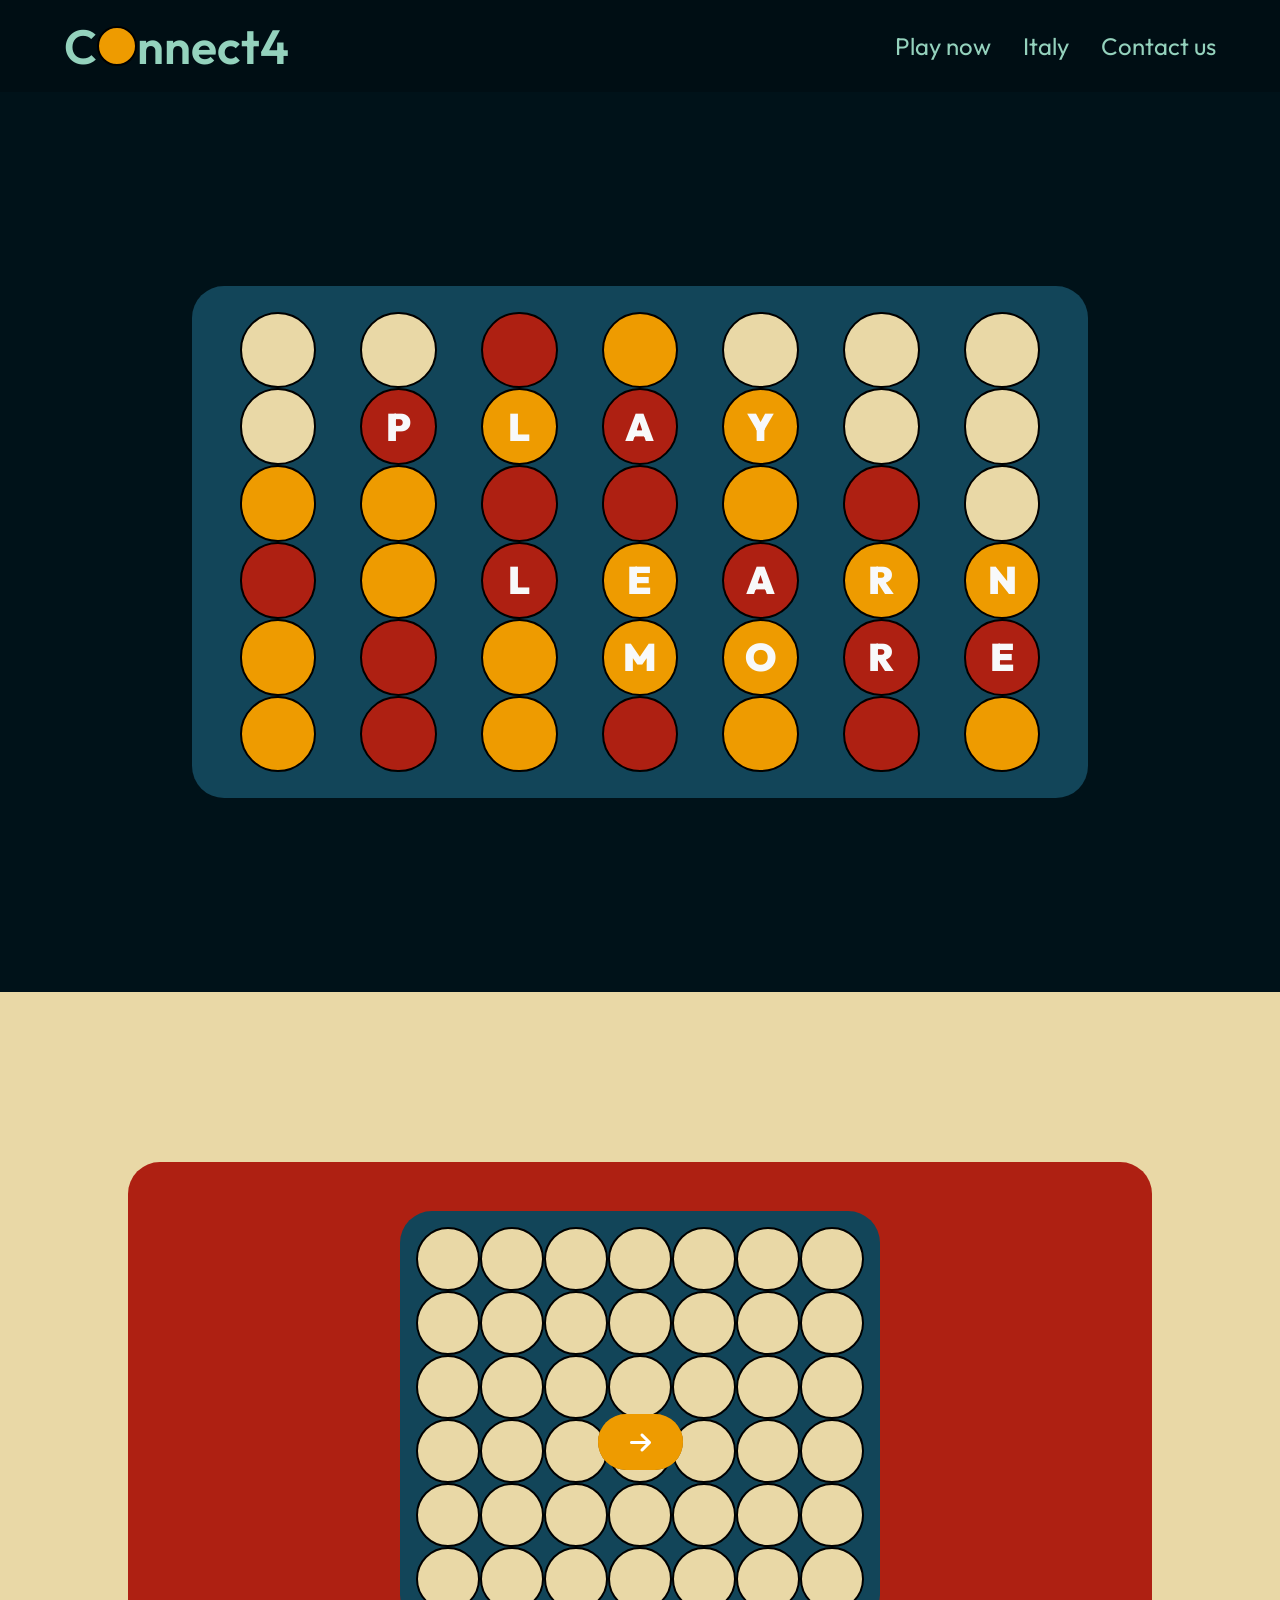
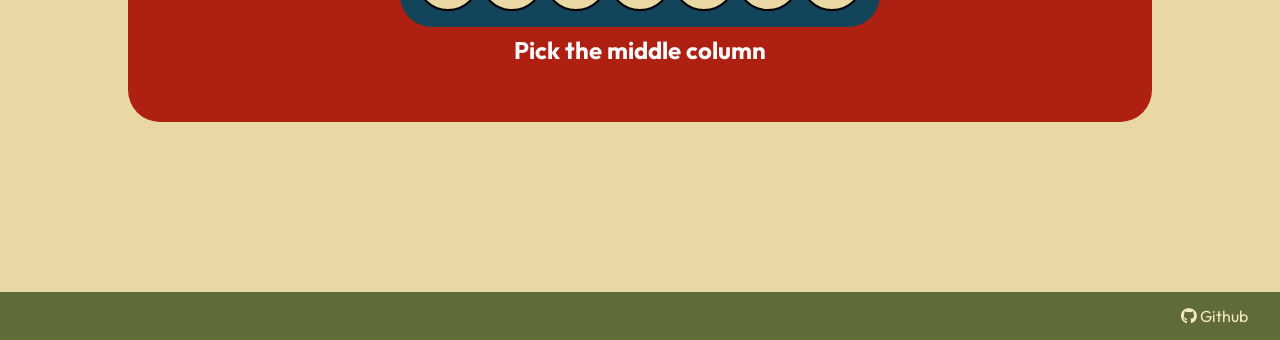
<file: index.html>
<!DOCTYPE html>
<html lang="en">

<head>
    <meta charset="UTF-8">
    <meta name="viewport" content="width=device-width, initial-scale=1.0">
    <title>Connect4</title>
    <link rel="stylesheet" href="style.css">
    <link rel="stylesheet" href="secondary.css">
    <script src="./gameLogic.js" defer></script>
    <script src="./visual.js" defer></script>
    <script src="./secondary.js" defer></script>
    <link rel="stylesheet" href="https://cdnjs.cloudflare.com/ajax/libs/font-awesome/6.5.0/css/all.min.css">

</head>

<body>
    <nav>
        <div class="nav-container">
            <div class="logo">
                <div>C</div>
                <div class="tile yellow" id="heroTile"></div>
                <div>nnect4</div>
            </div>
            <div class="links">
                <a href="#" class="playTile">Play now</a>
                <a href="./italy.html">Italy</a>
                <a href="#footerSection">Contact us</a>
            </div>
            <div class="burger-container">
                <i class="fa-solid fa-burger burger active"></i>
                <i class="fa-solid fa-pizza-slice pizza"></i>
            </div>
        </div>
    </nav>

    <section class="hero">

        <div class="heroGrid">
            <div class="tile"></div>
            <div class="tile"></div>
            <div class="tile red"></div>
            <div class="tile yellow"></div>
            <div class="tile"></div>
            <div class="tile"></div>
            <div class="tile"></div>

            <div class="tile"></div>
            <div class="tile red playTile">P</div>
            <div class="tile yellow playTile">L</div>
            <div class="tile playTile red">A</div>
            <div class="tile playTile yellow">Y</div>
            <div class="tile "></div>
            <div class="tile"></div>

            <div class="tile yellow"></div>
            <div class="tile yellow"></div>
            <div class="tile red"></div>
            <div class="tile red"></div>
            <div class="tile yellow"></div>
            <div class="tile red"></div>
            <div class="tile"></div>

            <div class="tile red"></div>
            <div class="tile yellow"></div>
            <div class="tile red lmTile">L</div>
            <div class="tile yellow lmTile">E</div>
            <div class="tile red lmTile">A</div>
            <div class="tile yellow lmTile">R</div>
            <div class="tile yellow lmTile">N</div>

            <div class="tile yellow"></div>
            <div class="tile red"></div>
            <div class="tile yellow"></div>
            <div class="tile yellow lmTile">M</div>
            <div class="tile yellow lmTile">O</div>
            <div class="tile red lmTile">R</div>
            <div class="tile red lmTile">E</div>

            <div class="tile yellow"></div>
            <div class="tile red"></div>
            <div class="tile yellow"></div>
            <div class="tile red"></div>
            <div class="tile yellow"></div>
            <div class="tile red"></div>
            <div class="tile yellow"></div>
        </div>

    </section>

    <section id="htpSection">
        <button class="carouselBtn moveLeft inactive">
            <i class="fa-solid fa-arrow-left"></i>
        </button>
        <div class="htpContainer">

            <div class="htpCards step1 center">
                <div class="htps">
                    <div class="tile"></div>
                    <div class="tile"></div>
                    <div class="tile"></div>
                    <div class="tile"></div>
                    <div class="tile"></div>
                    <div class="tile"></div>
                    <div class="tile"></div>
                    <div class="tile"></div>
                    <div class="tile"></div>
                    <div class="tile"></div>
                    <div class="tile"></div>
                    <div class="tile"></div>
                    <div class="tile"></div>
                    <div class="tile"></div>
                    <div class="tile"></div>
                    <div class="tile"></div>
                    <div class="tile"></div>
                    <div class="tile"></div>
                    <div class="tile"></div>
                    <div class="tile"></div>
                    <div class="tile"></div>
                    <div class="tile"></div>
                    <div class="tile"></div>
                    <div class="tile"></div>
                    <div class="tile"></div>
                    <div class="tile"></div>
                    <div class="tile"></div>
                    <div class="tile"></div>
                    <div class="tile"></div>
                    <div class="tile"></div>
                    <div class="tile"></div>
                    <div class="tile"></div>
                    <div class="tile"></div>
                    <div class="tile"></div>
                    <div class="tile"></div>
                    <div class="tile"></div>
                    <div class="tile"></div>
                    <div class="tile"></div>
                    <div class="tile clickTile"></div>
                    <div class="tile"></div>
                    <div class="tile"></div>
                    <div class="tile"></div>
                </div>
                <h2>Pick the middle column</h2>
            </div>

            <div class="htpCards step2 right">
                <div class="htps">
                    <div class="tile"></div>
                    <div class="tile"></div>
                    <div class="tile"></div>
                    <div class="tile"></div>
                    <div class="tile"></div>
                    <div class="tile"></div>
                    <div class="tile"></div>
                    <div class="tile"></div>
                    <div class="tile"></div>
                    <div class="tile"></div>
                    <div class="tile"></div>
                    <div class="tile"></div>
                    <div class="tile"></div>
                    <div class="tile"></div>
                    <div class="tile"></div>
                    <div class="tile"></div>
                    <div class="tile animatedTile yellow"></div>
                    <div class="tile"></div>
                    <div class="tile"></div>
                    <div class="tile"></div>
                    <div class="tile"></div>
                    <div class="tile"></div>
                    <div class="tile"></div>
                    <div class="tile red"></div>
                    <div class="tile yellow"></div>
                    <div class="tile"></div>
                    <div class="tile"></div>
                    <div class="tile"></div>
                    <div class="tile"></div>
                    <div class="tile"></div>
                    <div class="tile red"></div>
                    <div class="tile red"></div>
                    <div class="tile clickTile"></div>
                    <div class="tile"></div>
                    <div class="tile"></div>
                    <div class="tile"></div>
                    <div class="tile red"></div>
                    <div class="tile yellow"></div>
                    <div class="tile red"></div>
                    <div class="tile yellow"></div>
                    <div class="tile yellow"></div>
                    <div class="tile"></div>
                </div>
                <h2>Block your opponent.</h2>
            </div>

            <div class="htpCards step3 right">
                <div class="htps">
                    <div class="tile"></div>
                    <div class="tile"></div>
                    <div class="tile"></div>
                    <div class="tile"></div>
                    <div class="tile"></div>
                    <div class="tile"></div>
                    <div class="tile"></div>
                    <div class="tile"></div>
                    <div class="tile"></div>
                    <div class="tile"></div>
                    <div class="tile"></div>
                    <div class="tile"></div>
                    <div class="tile"></div>
                    <div class="tile"></div>
                    <div class="tile"></div>
                    <div class="tile"></div>
                    <div class="tile yellow"></div>
                    <div class="tile"></div>
                    <div class="tile"></div>
                    <div class="tile"></div>
                    <div class="tile"></div>
                    <div class="tile"></div>
                    <div class="tile"></div>
                    <div class="tile red"></div>
                    <div class="tile yellow"></div>
                    <div class="tile"></div>
                    <div class="tile"></div>
                    <div class="tile"></div>
                    <div class="tile"></div>
                    <div class="animatedTile tile yellow"></div>
                    <div class="tile red"></div>
                    <div class="tile red"></div>
                    <div class="tile red"></div>
                    <div class="tile clickTile"></div>
                    <div class="tile"></div>
                    <div class="tile"></div>
                    <div class="tile red"></div>
                    <div class="tile yellow"></div>
                    <div class="tile red"></div>
                    <div class="tile yellow"></div>
                    <div class="tile yellow"></div>
                    <div class="tile"></div>
                </div>
                <h2>Connect 4 to win</h2>
                <div class="playTile htpPlayBtn">Play Now</div>
            </div>

        </div>

        <button class="carouselBtn moveRight">
            <i class="fa-solid fa-arrow-right"></i>
        </button>
    </section>

    <footer id="footerSection">
        <a href="https://github.com/someoneforus" target="_blank"><i class="fa-brands fa-github"></i> Github</a>
    </footer>

</body>

</html>
</file>
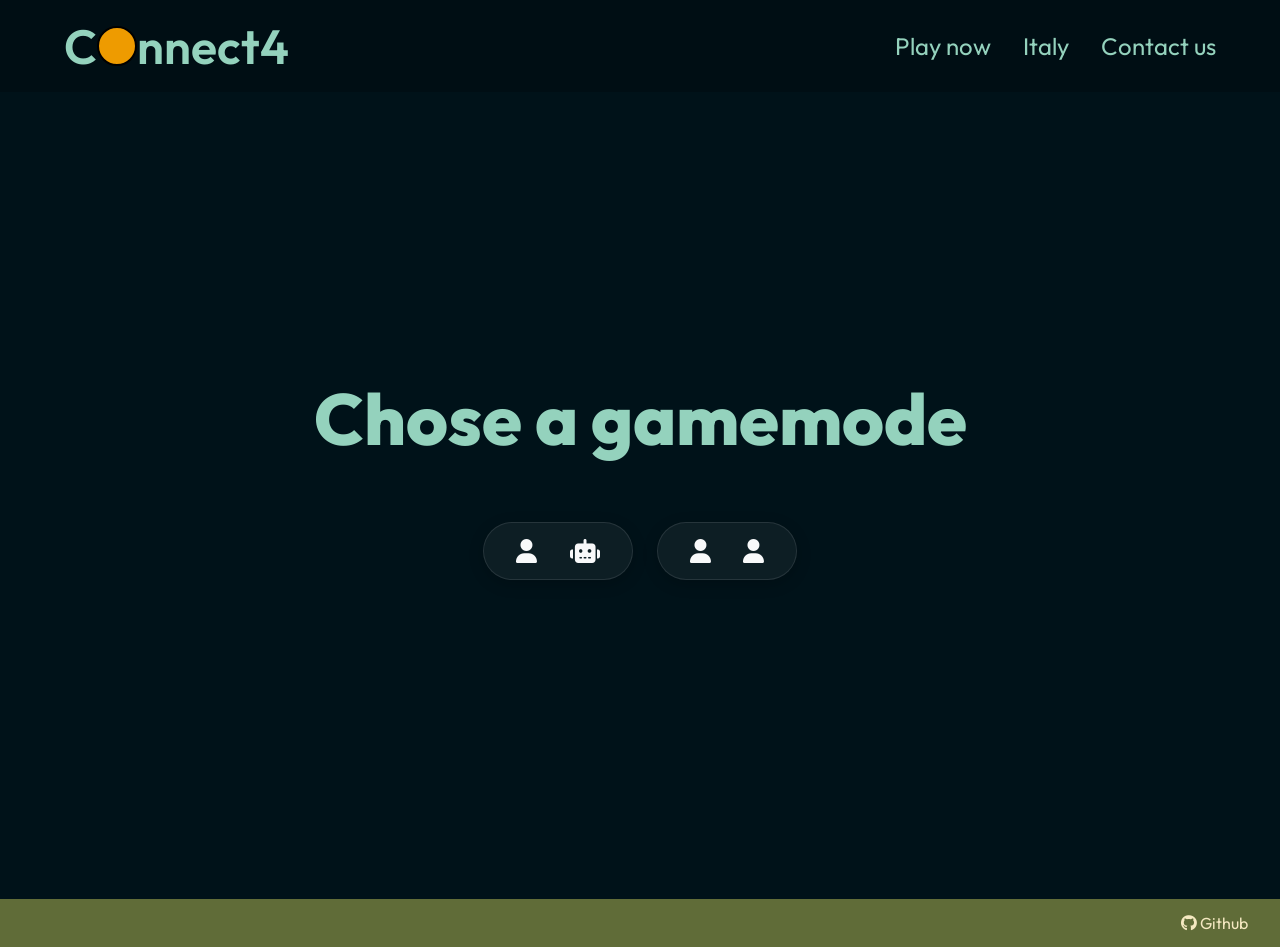
<file: game.html>
<!DOCTYPE html>
<html lang="en">

<head>
    <meta charset="UTF-8">
    <meta name="viewport" content="width=device-width, initial-scale=1.0">
    <title>Connect4</title>
    <link rel="stylesheet" href="style.css">
    <script src="./minimax.js" defer></script>
    <script src="./gameLogic.js" defer></script>
    <script src="./visual.js" defer></script>
    <link rel="stylesheet" href="https://cdnjs.cloudflare.com/ajax/libs/font-awesome/6.5.0/css/all.min.css">


</head>

<body>
    <nav>
        <div class="nav-container">
            <div class="logo">
                <div>C</div>
                <div class="tile yellow gameActive" id="heroTile"></div>
                <div>nnect4</div>
            </div>
            <div class="links">
                <a href="./game.html">Play now</a>
                <a href="./italy.html">Italy</a>
                <a href="#footerSection">Contact us</a>
            </div>
            <div class="burger-container">
                <i class="fa-solid fa-burger burger active"></i>
                <i class="fa-solid fa-pizza-slice pizza"></i>
            </div>
        </div>
    </nav>
    <main class="main-content">
        <section class="hero">
            <div class="gamemode-container">
                <h1>Chose a gamemode</h1>
                <div class="gameBtns">
                    <button onclick="start(true)" class="btn level-btn"><i
                            class="fa-solid fa-user"></i><span>VS</span><i class="fa-solid fa-robot"></i></button>
                    <button onclick="start(false)" class="btn level-btn"><i
                            class="fa-solid fa-user"></i><span>VS</span><i class="fa-solid fa-user"></i></button>
                </div>
            </div>
        </section>

        <section class="game-container">
            <div id="grid-4">
            </div>
            <div class="info-container">
                <div class="playerIndicater">
                    <h2 class="pOne">P1</h2>
                    <h2 class="pTwo">P2</h2>
                    <div class="slider"></div>
                </div>
                <button onclick="restartGame()" id="restart" class="btn level-btn"><i
                        class="fa-solid fa-arrow-rotate-left"></i></button>
            </div>
        </section>

        <div id="message-container">
            <div class="messageDisplay">
                <h1 id="winDisplay"></h1>
                <button onclick="restartGame()" id="restart" class="btn level-btn"><i
                        class="fa-solid fa-arrow-rotate-left"></i></button>
                <button id="closeBtn" onclick="closeMsg()"><i class="fa-solid fa-xmark"></i></button>
            </div>
        </div>
    </main>

    <footer id="footerSection">
        <a href="https://github.com/someoneforus" target="_blank"><i class="fa-brands fa-github"></i> Github</a>
    </footer>

</body>

</html>
</file>
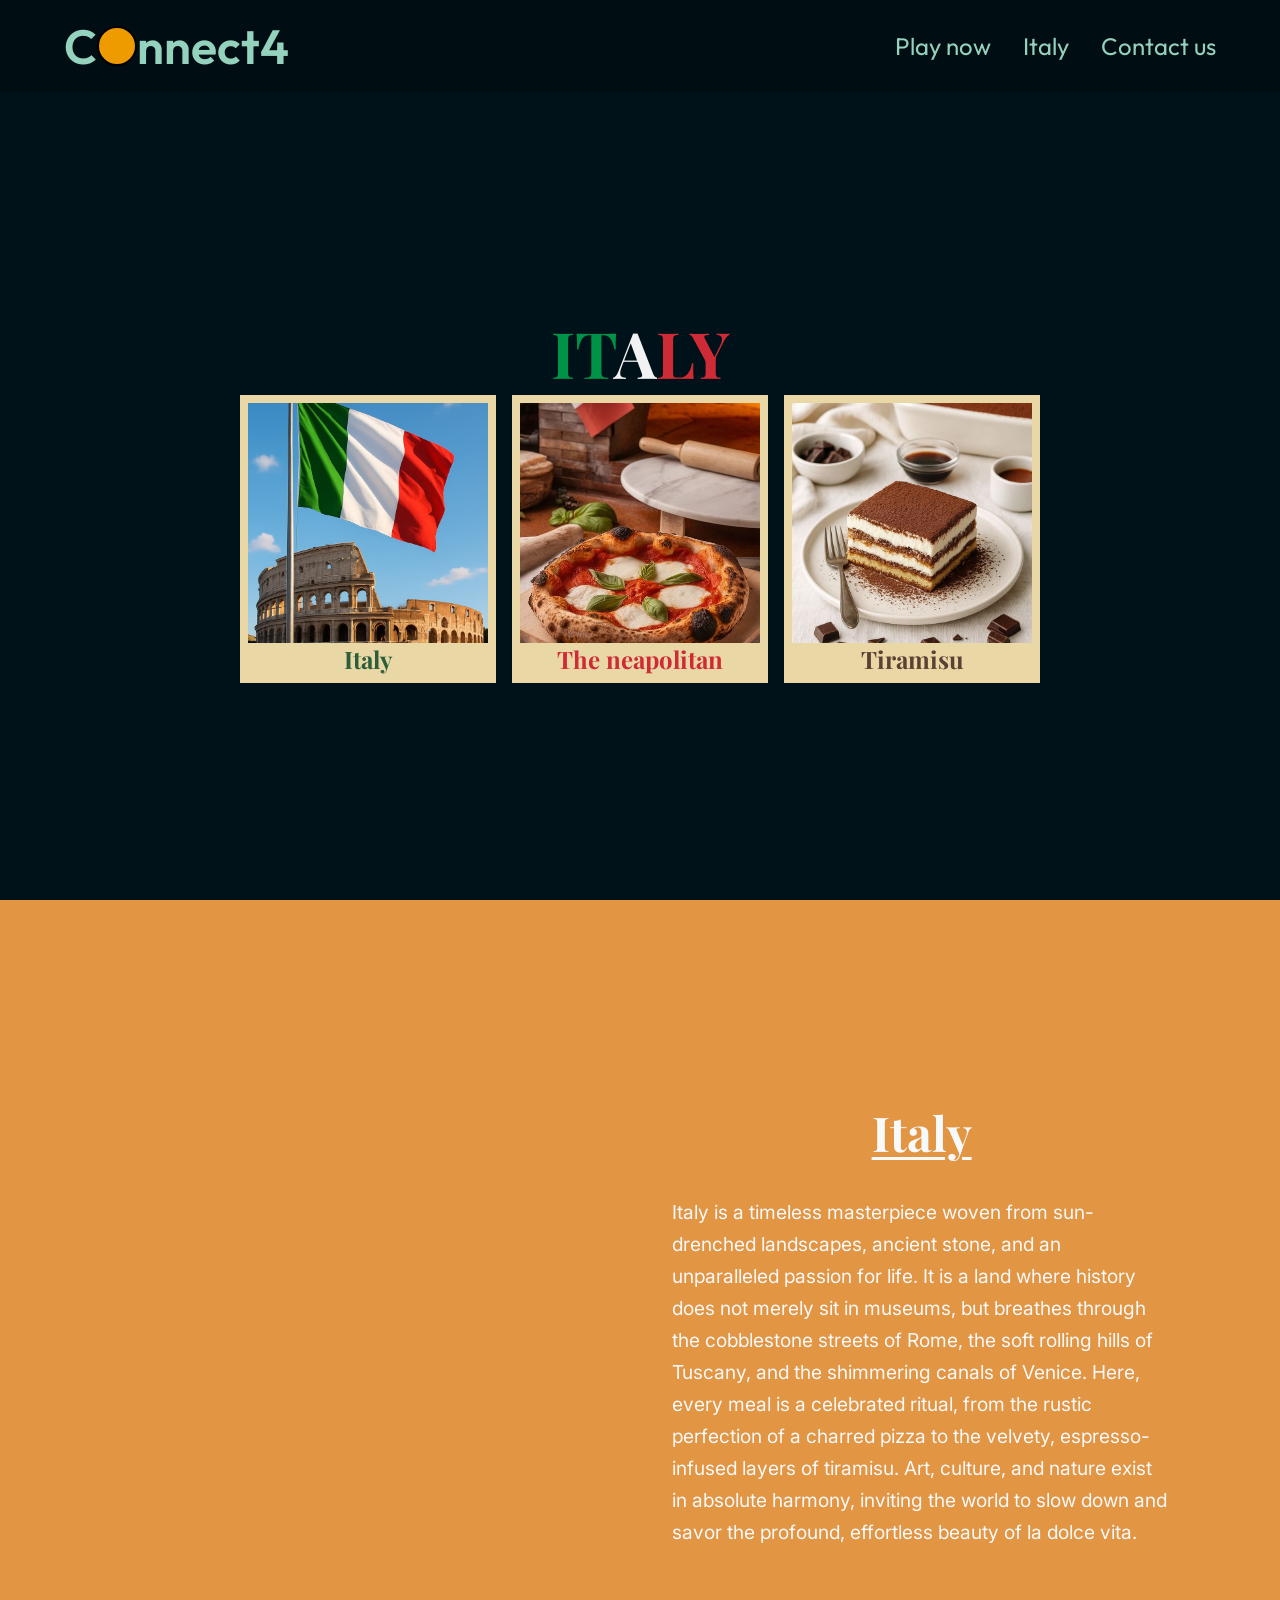
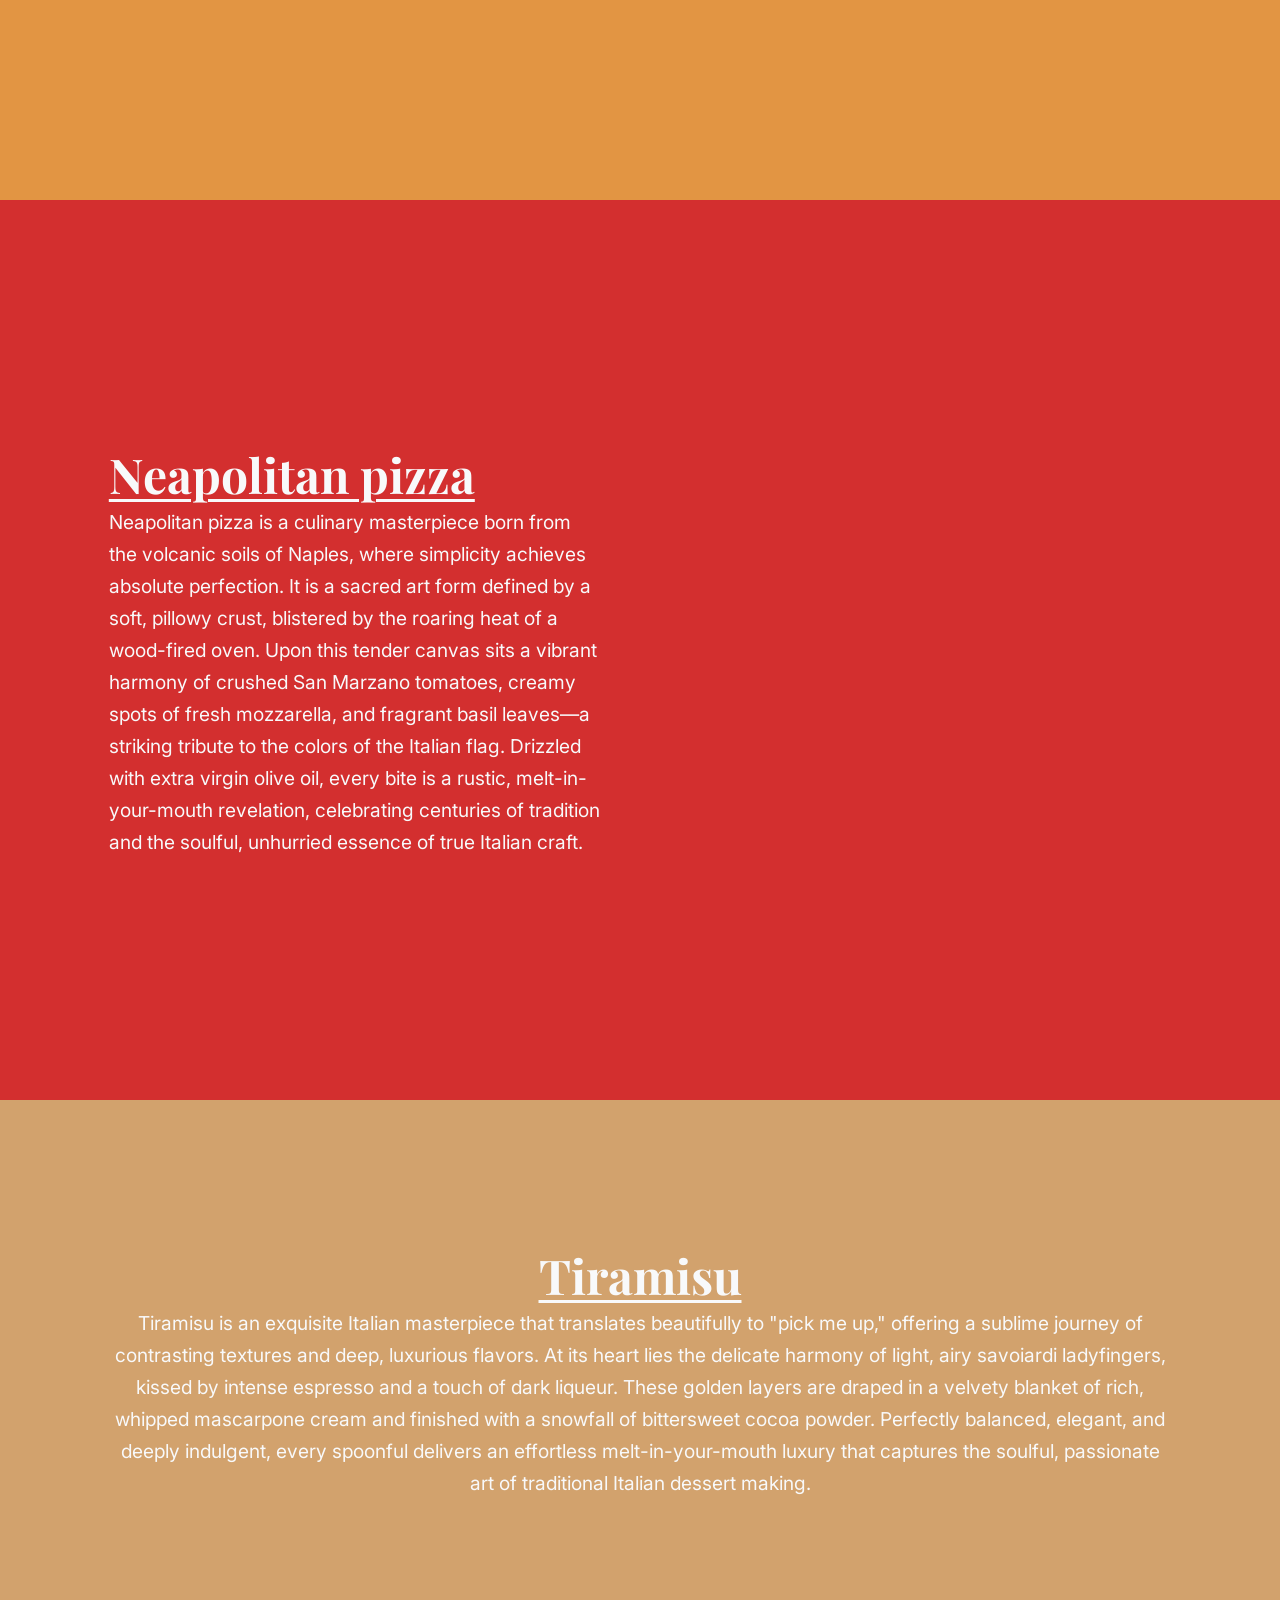
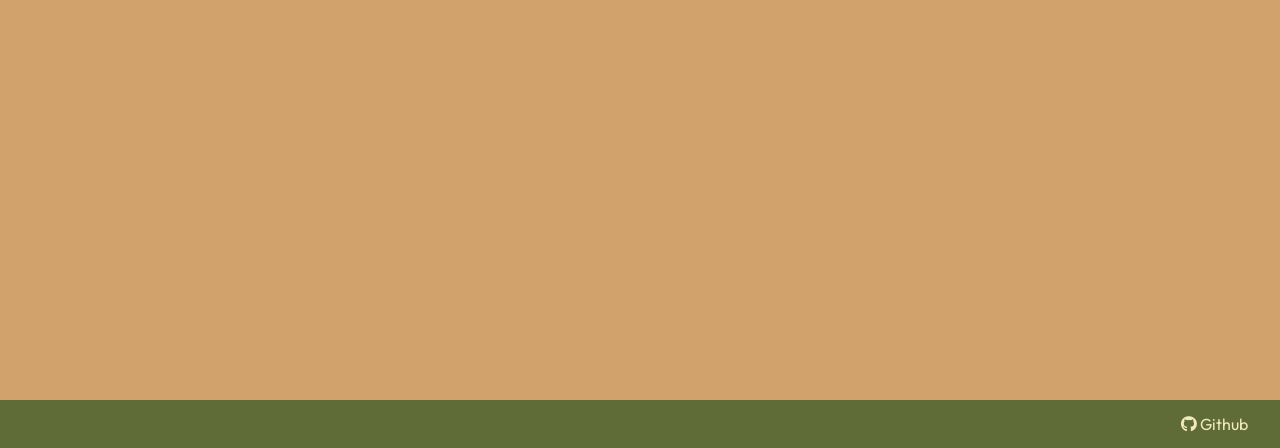
<file: italy.html>
<!DOCTYPE html>
<html lang="en">

<head>
    <meta charset="UTF-8">
    <meta name="viewport" content="width=device-width, initial-scale=1.0">
    <title>Italian cuisine</title>
    <link rel="stylesheet" href="style.css">
    <link rel="stylesheet" href="italy.css">
    <script src="./visual.js" defer></script>
    <script src="italy.js" defer></script>
    <link rel="stylesheet" href="https://cdnjs.cloudflare.com/ajax/libs/font-awesome/6.5.0/css/all.min.css">
</head>

<body class="itBody">
    <nav>
        <div class="nav-container">
            <div class="logo">
                <div>C</div>
                <div class="tile yellow" id="heroTile"></div>
                <div>nnect4</div>
            </div>
            <div class="links">
                <a href="./game.html">Play now</a>
                <a href="./italy.html">Italy</a>
                <a href="#footerSection">Contact us</a>
            </div>
            <div class="burger-container">
                <i class="fa-solid fa-burger burger active"></i>
                <i class="fa-solid fa-pizza-slice pizza"></i>
            </div>
        </div>
    </nav>

    <section class="heroItaly">
        <div class="heroItaly-container">
            <h1><span class="itGreen">IT</span><span class="itWhite">A</span><span class="itRed">LY</span></h1>

            <div class="itCards-container">
                <div class="itCards italyCard">
                    <img src="./images/italyFlag.jpeg" alt="">
                    <h2>Italy</h2>
                </div>
                <div class="itCards neapolitanCard">
                    <img src="./images/neopolitan.jpeg" alt="">
                    <h2>The neapolitan</h2>
                </div>
                <div class="itCards tiramisuCard">
                    <img src="./images/tiramisu.jpeg" alt="">
                    <h2>Tiramisu</h2>
                </div>
            </div>
        </div>
    </section>

    <section id="italy">
        <div class="italy-container">
            <div class="italyLeft">
                <img src="./images/italyPic.jpeg" alt="" class="itImg">
                <img src="./images/romejpeg.jpeg" alt="" class="itImg">
                <img src="./images/venice.jpeg" alt="" class="itImg">
                <img src="./images/italyPic2.jpeg" alt="" class="itImg">
            </div>
            <div class="italyRight">
                <h2>Italy</h2>
                <p>Italy is a timeless masterpiece woven from sun-drenched landscapes, ancient stone, and an
                    unparalleled passion for life. It is a land where history does not merely sit in museums, but
                    breathes through the cobblestone streets of Rome, the soft rolling hills of Tuscany, and the
                    shimmering canals of Venice. Here, every meal is a celebrated ritual, from the rustic perfection of
                    a charred pizza to the velvety, espresso-infused layers of tiramisu. Art, culture, and nature exist
                    in absolute harmony, inviting the world to slow down and savor the profound, effortless beauty of la
                    dolce vita.</p>
            </div>
        </div>

    </section>

    <section id="neapolitan">
        <div class="neapolitan-container">
            <div class="neapolitanLeft">
                <h2>Neapolitan pizza</h2>
                <p>Neapolitan pizza is a culinary masterpiece born from the volcanic soils of Naples, where simplicity
                    achieves absolute perfection. It is a sacred art form defined by a soft, pillowy crust, blistered by
                    the roaring heat of a wood-fired oven. Upon this tender canvas sits a vibrant harmony of crushed San
                    Marzano tomatoes, creamy spots of fresh mozzarella, and fragrant basil leaves—a striking tribute to
                    the colors of the Italian flag. Drizzled with extra virgin olive oil, every bite is a rustic,
                    melt-in-your-mouth revelation, celebrating centuries of tradition and the soulful, unhurried essence
                    of true Italian craft.</p>
            </div>
            <div class="neapolitanRight">
                <img src="./images/neapolitanTransparent-png.webp" alt="" class="itImg">
            </div>
        </div>
    </section>

    <section id="tiramisu">
        <div class="tiramisu-container">
            <div class="tiramisuTop">
                <h2>Tiramisu</h2>
                <p>Tiramisu is an exquisite Italian masterpiece that translates beautifully to "pick me up," offering a
                    sublime journey of contrasting textures and deep, luxurious flavors. At its heart lies the delicate
                    harmony of light, airy savoiardi ladyfingers, kissed by intense espresso and a touch of dark
                    liqueur. These golden layers are draped in a velvety blanket of rich, whipped mascarpone cream and
                    finished with a snowfall of bittersweet cocoa powder. Perfectly balanced, elegant, and deeply
                    indulgent, every spoonful delivers an effortless melt-in-your-mouth luxury that captures the
                    soulful, passionate art of traditional Italian dessert making.</p>
            </div>
            <div class="tiramisuBottom">
                <img src="./images/tiramisu2.jpeg" alt="" class="itImg">
            </div>
        </div>
    </section>

    <footer id="footerSection">
        <a href="https://github.com/someoneforus" target="_blank"><i class="fa-brands fa-github"></i> Github</a>
    </footer>
</body>

</html>
</file>
<file: style.css>
@import url("https://fonts.googleapis.com/css2?family=Outfit:wght@300;400;600;800&display=swap");
@import url('https://fonts.googleapis.com/css2?family=Playfair+Display:ital,wght@0,400..900;1,400..900&family=Inter:wght@300;400;500&display=swap');

:root {
  --bg-primary: #001219;
  --bg-secondary: #1a233a;
  --text-main: #f8f9fa;
  --text-muted: #adb5bd;
  --glass-bg: rgba(255, 255, 255, 0.05);
  --glass-border: rgba(255, 255, 255, 0.1);
  --logo-text: #94D2BD;
  --secondary: #124559;
  --accent: #E9D8A6;
  --accent-yellow: #EE9B00;
  --accent-red: #AE2012;
  --italian-red: #CE2B37;
  --italian-green: #009246;
  --italian-white: #F1F2F1;
  --color-basil-green: #2C5E3B;
  --color-mozzarella: #FDFBF7;
  --color-tomato-red: #D32F2F;
  --color-espresso: #2B1E16;
  --color-mascarpone: #F4E8C1;
  --color-ladyfinger: #D2A26D;
  --color-crust-gold: #E29543;
  --color-cocoa: #5C4033;
  --color-text-muted: #59524C;
  --color-border: #E6DFD5;

}

html {
  scroll-behavior: smooth;
}

* {
  margin: 0;
  padding: 0;
  box-sizing: border-box;
}

body {
  background-color: var(--bg-primary);
  color: var(--text-main);
  font-family: "Outfit", sans-serif;
  min-height: 100vh;
  display: flex;
  flex-direction: column;
}

img {
  display: block;
  max-width: 100%;
  aspect-ratio: 1/1;
  object-fit: cover;
}


.main-content {
  flex-grow: 1;
  display: flex;
  flex-direction: column;
  justify-content: center;
  align-items: stretch;
  min-height: calc(100vh - 100px);
  position: relative;
}

button {
  cursor: pointer;
}

/* Nav --> */
nav {
  padding: 1rem clamp(2rem, 5vw, 10rem);

  background-color: rgba(0, 0, 0, 0.2);
  position: sticky;
  top: 0;
  z-index: 100;
}

.nav-container {
  display: flex;
  justify-content: flex-end;
  align-items: center;
  position: relative;
}

.links {
  display: flex;
  gap: 2rem;
}

.burger-container {
  font-size: 1.5rem;
  color: var(--logo-text);
  position: absolute;
  width: 50px;
  height: 50px;
  pointer-events: none;
}

.burger,
.pizza {
  position: absolute;
  top: 50%;
  left: 50%;
  transform: translate(-50%, -50%);
  opacity: 0;
  transition: opacity 0.5s ease-in-out;

  cursor: pointer;
  pointer-events: none;
}

nav a {
  width: max-content;
  font-size: 1.5rem;
  color: var(--logo-text);
  text-decoration: none;
  position: relative;
  transition: scale 0.3s cubic-bezier(0.20, 1, 1, 1);
}

nav a:hover,
.logo:hover {
  scale: 1.1;
}

nav a::after {
  content: '';
  background-color: #EE9B00;
  height: 3px;
  width: 0;
  border-radius: 2px;

  position: absolute;
  bottom: -5px;
  left: 50%;
  transform: translate(-50%, -50%);

  transition: width 0.3s cubic-bezier(0.20, 1, 1, 1);
}

nav a:hover::after {
  width: 100%;
}

.logo {
  position: relative;
  display: flex;
  justify-content: center;
  align-items: center;
  margin-right: auto;

  opacity: 1;
  transition: opacity 0.5s cubic-bezier(0.20, 1, 1, 1), scale 0.3s cubic-bezier(0.20, 1, 1, 1);
  color: #94D2BD;

  cursor: pointer;
}

.logo>* {
  font-size: 3rem;
  font-weight: 600;
}

/* <-- Nav */

/* Btns --> */

button {
  width: max-content;
  padding: 1rem 2rem;
  border-radius: 2rem;
  display: flex;
  align-items: center;
  justify-content: center;
}

.gameBtns {
  display: flex;
  justify-content: center;
  gap: 1.5rem;
  padding: 2rem;
}

.gameBtns i {
  font-size: 1.5rem;
}

.btn.level-btn {
  background: var(--glass-bg);
  border: 1px solid var(--glass-border);
  box-shadow: 0 4px 15px rgba(0, 0, 0, 0.2);
  color: var(--text-main);
}

.btn.level-btn:hover {
  background: rgba(255, 255, 255, 0.1);
  box-shadow: 0 8px 25px rgba(255, 255, 255, 0.1);
}

#restart .fa-arrow-rotate-left {
  display: inline-block;
  transition: transform 0.6s cubic-bezier(0.2, 1, 1, 1);
}

#restart:hover .fa-arrow-rotate-left {
  transform: rotate(-360deg);
}

/* <-- Btns */

/* --- HERO SECTION --- */

/* Copy from main -->*/
.hero {
  width: 100%;
  min-height: 100dvh;
  position: relative;
  overflow: hidden;

  text-align: center;
  display: flex;
  flex-direction: column;
  align-items: center;
  justify-content: center;
}

main .hero {
  /*   background-color: #adb5bd; */
  min-height: unset;
  height: calc(100vh - 93px);
}

#heroTile {
  width: 2.5rem;
  height: 2.5rem;
  transition: width ease 1.5s, height ease 1.5s, scale ease 1.5s;
}

#heroTile.gameActive {
  width: 100vw;
  height: 100vw;
  scale: 5;
}

/* <-- Copy from main */

.gamemode-container {
  width: 100%;
  max-width: 1200px;
  margin: 0 auto;

  display: flex;
  flex-direction: column;
  gap: 2rem;
}

.hero h1 {
  font-size: 4.5rem;
  font-weight: 800;
  line-height: 1.1;
  color: var(--logo-text);
}

.hero.inactive {
  display: none;
}


/* --- GAME SECTION --- */
.game-container {
  margin: 0 auto;
  width: min(1200px, 80vw);
  display: flex;
  gap: 1rem;
  justify-content: space-around;
  align-items: center;

  /*   position: relative; */

  opacity: 0;
  /* background-color: #adb5bd; */
  transition: opacity ease-in 0.3s;
}

.game-container .text-box {
  text-align: center;
  margin-bottom: 2.5rem;
}

.game-container h2 {
  font-size: 2.5rem;
  margin-bottom: 0.5rem;
}

.game-container p {
  color: var(--text-muted);
  font-size: 1.1rem;
}

#grid-4,
.info-container {
  display: none;
}

#grid-4.visible {
  display: grid;
  gap: 0.2rem;
  grid-template-columns: repeat(7, 1fr);
  padding: 1rem;

  background-color: var(--secondary);
  border-radius: 2rem;
}

.game-container.visible {
  opacity: 1;
}

.tile {
  background-color: #E9D8A6;
  border: black solid 2px;
  border-radius: 50%;
  width: clamp(3.3rem, 5vw, 5rem);
  height: clamp(3.3rem, 5vw, 5rem);
}

.red {
  background-color: #AE2012;
}

.yellow {
  background-color: #EE9B00;
}

@keyframes fallAnimation {
  0% {
    transform: translateY(-400px);
  }

  55% {
    transform: translateY(0px);
  }

  70% {
    transform: translateY(-60px);
  }

  82% {
    transform: translateY(0px);
  }

  90% {
    transform: translateY(-25px);
  }

  100% {
    transform: translateY(0px);
  }
}

.css-fallAnimation {
  animation: fallAnimation 0.5s cubic-bezier(0.05, 0.3, 0.69, 1.3);
}

@keyframes introFallAnimation {
  0% {
    transform: translateY(-100vh);
  }

  55% {
    transform: translateY(0px);
  }

  70% {
    transform: translateY(-60px);
  }

  82% {
    transform: translateY(0px);
  }

  90% {
    transform: translateY(-25px);
  }

  100% {
    transform: translateY(0px);
  }
}

.introFallAnimation {
  animation: introFallAnimation 1s cubic-bezier(0.05, 0.3, 0.69, 1.3);
}

/* info-container */

.info-container.visible {
  display: flex;
  flex-direction: column;
  justify-content: center;
  align-items: center;
  gap: 2rem;
  padding: clamp(0.8rem, 2vw, 2rem);
  border-radius: 1.5rem;

  background-color: var(--secondary);
}

.playerIndicater {
  display: flex;
  justify-content: space-between;
  align-items: center;
  gap: 3rem;
  padding: clamp(0.65rem, 1.2vw, 1rem);
  border-radius: 1rem;

  position: relative;

  background-color: #aec3b0;
}

.playerIndicater h2 {
  color: #faf0ca;
  font-size: clamp(2rem, 3vw, 3.1rem);
}

.slider {
  width: clamp(2rem, 3vw, 3.2rem);
  height: clamp(0.5rem, 0.75vw, 0.75rem);
  border-radius: 1rem;
  background-color: #AE2012;

  transition: all 0.4s cubic-bezier(0.20, 1, 1, 1);

  position: absolute;
}


/* Pop-up */

#message-container {
  z-index: 10;
  pointer-events: none;

  display: flex;
  justify-content: center;
  align-items: center;

  position: absolute;
  top: 0;
  left: 0;
  width: 100%;
  height: 100%;

  backdrop-filter: blur(0px);
  transition: backdrop-filter 0.3s ease-in;
}

.messageDisplay {
  opacity: 0;
  transition: opacity 0.3s ease-in;

  display: flex;
  flex-direction: column;
  justify-content: center;
  align-items: center;
  gap: 2rem;

  width: clamp(20rem, 50vw, 56.25rem);
  height: clamp(20rem, 50vh, 27.3rem);

  background-color: var(--secondary);
  border-radius: 4rem;

  position: relative;
}

#closeBtn {
  position: absolute;
  top: 10%;
  left: 83%;

  background: none;
  border: none;
  cursor: pointer;

  width: 30px;
  height: 30px;
  display: flex;
  align-items: center;
  justify-content: center;

  transition: transform 0.2s ease;
}

#closeBtn i {
  color: white;
  font-size: 1.5rem;
}


#closeBtn:hover {
  transform: rotate(90deg);
}

#message-container.active {
  backdrop-filter: blur(5px);
  pointer-events: all;
}

#message-container.active .messageDisplay {
  opacity: 1;
}

/* Home screen */

.level-btn {
  display: flex;
  gap: 0rem;
  transition: all 0.4s cubic-bezier(0.2, 1, 1, 1);
}

.level-btn span {

  display: flex;
  justify-content: center;
  align-items: center;

  height: 23px;
  transition: all 0.4s cubic-bezier(0.2, 1, 1, 1);
  opacity: 0;
  margin: 0;

  font-size: 1.5rem;
  font-weight: 600;
}

.level-btn:hover span {
  opacity: 1;
  margin: 0 1rem;
}

/* Italy --> */

.heroItaly {
  display: flex;
  justify-content: center;
  align-items: center;

  height: calc(100vh - 92px);
}

.heroItaly-container {
  display: flex;
  flex-direction: column;
  justify-content: flex-start;
  align-items: center;
}

.heroItaly h1 {
  font-family: 'Playfair Display', serif;
  font-size: clamp(3rem, 5vw, 7rem);
}

.itGreen {
  color: var(--italian-green);
}

.itRed {
  color: var(--italian-red);
}

.itWhite {
  color: var(--italian-white);
}

.itCards-container {
  display: flex;
  gap: 1rem;
}

.itCards {
  width: clamp(11rem, 20vw, 25rem);
  text-align: center;
  background-color: var(--accent);
  padding: 0.5rem;
  transition: scale 0.5s ease-in-out;

  font-family: 'Playfair Display';
}

.italyCard {
  color: var(--color-basil-green);
}

.neapolitanCard {
  color: var(--italian-red);
}

.tiramisuCard {
  color: var(--color-cocoa);
}

.itCards:hover {
  cursor: pointer;
  scale: 1.1;
}

#italy,
#neapolitan,
#tiramisu {
  height: 100vh;

  display: flex;
  justify-content: center;
  align-items: center;
}

#italy {
  background-color: var(--color-crust-gold);
}

#neapolitan {
  background-color: var(--color-tomato-red);
}

#tiramisu {
  background-color: var(--color-ladyfinger);
}

.italy-container,
.neapolitan-container,
.tiramisu-container {
  width: clamp(800px, 85vw, 1200px);
}


.italy-container>*,
.neapolitan-container>*,
.tiramisu-container>* {
  padding: clamp(0.5rem, 1vw, 2rem);
}

/* ItalySection --> */

.italy-container {
  display: flex;
  gap: clamp(1.5rem, 3vw, 3rem);
}

.italyLeft {
  flex: 1;
  display: grid;
  grid-template-columns: repeat(2, 1fr);
  gap: 0.5rem;
  width: 30rem;
}

.itImg {
  border-radius: 1rem;
  transform: translateX(-100vw);
  transition: scale ease-out 0.5s, transform 1s ease-in-out;
}

.itImg.active {
  transform: translateX(0);
}


.itImg:hover {
  scale: 1.1;
}

.italyRight {
  flex: 1;
  display: flex;
  flex-direction: column;
  justify-content: flex-start;
  align-items: center;
  gap: 2rem;
}

.italyRight h2,
.neapolitanLeft h2,
.tiramisuTop h2 {
  font-family: 'Playfair Display';
  text-decoration: underline;
  text-decoration-thickness: 3px;
  text-underline-offset: 5px;
  font-size: clamp(2rem, 4vw, 3rem);
}

.italyRight p,
.neapolitanLeft p,
.tiramisuTop p {
  font-family: 'Inter', sans-serif;
  font-size: clamp(1rem, 1.6vw, 1.2rem);
  line-height: 2rem;
}

/* <-- ItalySection */

/* Pizza section --> */

#neapolitan {
  overflow: hidden;
}

.neapolitan-container {
  display: flex;
  justify-content: center;
  align-items: center;
  gap: 3rem;

}

.neapolitanLeft {
  flex: 1;
}

.neapolitanRight {
  flex: 1;
  position: relative;
}

.neapolitanRight img {
  transform: translateX(100vw) rotate(360deg);
}

.neapolitanRight .itImg.active {
  transform: translate(0) rotate(0);
}

/* <-- Pizza section */

/* Tiramisu section --> */

#tiramisu{
  overflow: hidden;
}

.tiramisu-container {
  display: flex;
  flex-direction: column;
  justify-content: space-around;
  align-items: center;
  gap: 2rem;
}

.tiramisuTop {
  margin-top: 2rem;
  text-align: center;
}

.tiramisuBottom img {
  width: 37rem;
  aspect-ratio: 16/9;
}

.tiramisuBottom img {
  transform: translateX(0);
  transform: translateY(100vh);
}

.tiramisuBottom .itImg.active {
  transform: translateY(0);
}

/* <-- Tiramisu section */

/* <-- Italy */

footer{
  display: flex;
  justify-content: flex-end;
  align-items: center;
  width: 100vw;
  height: 3rem;

  background-color: #606c38;
}

footer a{
  text-decoration: none;
  color: var(--color-mascarpone);
  transition: scale 0.3s ease-out;
}

footer a:hover{
  scale: 1.1;
}

footer>*{
  margin-right: 2rem;
}

@media(width>1000px) {
  #closeBtn {
    left: 87%;
  }
}

@media (width<800px) {
  .game-container {
    flex-direction: column-reverse;
  }

  .info-container.visible {
    flex-direction: row;
  }

  #closeBtn {
    left: 80%;
  }

  .itCards-container {
    display: grid;
    grid-template-columns: repeat(2, 1fr);
  }

  .tiramisuCard {
    justify-self: center;
    grid-column: 1/span 2;
  }

  .italy-container,
  .neapolitan-container,
  .tiramisu-container {
    max-width: 90vw;
  }

  .italy-container {
    flex-direction: column-reverse;
    justify-content: center;
    align-items: center;
    text-align: center;
  }

  .italyLeft {
    width: clamp(30rem, 90vw, 50rem);
    grid-template-columns: repeat(4, 1fr);
  }

  .italyLeft img {
    aspect-ratio: 9/16;
  }

  .italyRight h2 {
    font-size: 3rem;
  }

  #neapolitan {
    background: linear-gradient(rgba(0, 0, 0, 0.4), rgba(0, 0, 0, 0.4)), url(./images/neapolitan2.jpeg);
    background-position: center;
    background-repeat: no-repeat;
    background-size: cover;
  }

  .neapolitanLeft {
    text-align: center;

  }

  .neapolitanLeft h2,
  .neapolitanLeft p {
    color: var(--color-mozzarella);
  }

  .neapolitanRight {
    display: none;
  }

  #tiramisu {
    background: linear-gradient(rgba(0, 0, 0, 0.4), rgba(0, 0, 0, 0.4)), url(./images/tiramisu3.jpeg);
    background-position: center;
    background-repeat: no-repeat;
    background-size: cover;
  }

  .tiramisuTop h2,
  .tiramisuTop p {
    color: var(--color-mascarpone);
  }

  .tiramisuBottom {
    display: none;
  }
}

@media(width<750px) {

  .burger-container {
    pointer-events: auto;
  }

  .burger.active,
  .pizza.active {
    opacity: 1;
    pointer-events: auto;
  }

  .links {
    position: absolute;
    top: 100%;
    left: 0;
    right: 0;

    display: flex;
    flex-direction: column;
    justify-content: center;
    align-items: center;
    gap: 0.5rem;
    width: 90vw;
    background-color: var(--secondary);
    border-radius: 2rem;
    opacity: 0;
    pointer-events: none;
    transition: opacity 0.5s ease-in-out;
  }

  .links.active {
    pointer-events: auto;
    opacity: 1;
  }

  .links a {
    padding: 0.5rem;
    margin-bottom: 1rem;
  }
}

@media(width<650px) {
  .tile {
    width: clamp(2.3rem, 10vw, 3.3rem);
    height: clamp(2.3rem, 10vw, 3.3rem);
  }
}

@media(width<600px) {
  #italy {
    background: linear-gradient(rgba(0, 0, 0, 0.4), rgba(0, 0, 0, 0.4)), url(./images/venice.jpeg);
    background-position: center;
    background-repeat: no-repeat;
    background-size: cover;
  }

  .italyLeft {
    display: none;
  }

  .italyRight h2, .italyRight p{
    color: var(--color-mozzarella);
  }
}
</file>
<file: secondary.css>
:root {
    --bg-primary: #001219;
    --secondary: #124559;
    --accent: #E9D8A6;
    --accent-yellow: #EE9B00;
    --accent-red: #AE2012;
    --logo-text: #94D2BD;
}

section {
    width: 100%;
    margin: 0 auto;
}


/* Hero section --> */

.logo {
    opacity: 0;
}

.logo.active {
    opacity: 1;
}

.heroGrid {
    width: clamp(22rem, 70vw, 1000px);
    padding: min(2vw, 2rem);
    border-radius: 2rem;
    background-color: var(--secondary);

    display: grid;
    grid-template-columns: repeat(7, 1fr);
    place-items: center;

    transform: translateY(150%);
    transition: transform 1s cubic-bezier(0.20, 1, 1, 1);
}

.heroGrid.active {
    transform: translateY(0);
}

.heroGrid .tile {
    display: flex;
    align-items: center;
    justify-content: center;
    font-size: clamp(1.5rem, 3vw, 3rem);
    font-weight: 900;

    width: clamp(3rem, 6vw, 5rem);
    height: clamp(3rem, 6vw, 5rem);
}

.playTile,
.lmTile {
    cursor: pointer;
    transition: scale 0.5s cubic-bezier(0.20, 1, 1, 1);
}

.playTile.active,
.lmTile.active {
    scale: 1.2;
}

/* <-- Hero Section */

/* How to play --> */

#htpSection {
    width: 100%;
    height: 100vh;
    background-color: var(--accent);

    display: flex;
    justify-content: center;
    align-items: center;
    gap: 1rem;
}

.htpContainer {
    flex-shrink: 0;
    width: clamp(25rem, 80%, 1200px);
    height: clamp(35rem, 40vw, 50rem);
    border-radius: 2rem;
    background-color: var(--accent-red);

    display: flex;
    align-items: center;
    justify-content: center;

    position: relative;
    overflow: hidden;

    anchor-name: --anchorParent;
}

.htpCards {
    display: flex;
    flex-direction: column;
    justify-content: center;
    align-items: center;

    position: absolute;
    top: 50%;
    left: 50%;
    transition: transform 0.8s ease-in-out;
}

.htpCards h2 {
    font-size: 1.5rem;
    margin: 0.5rem 0;
}

.step1.center,
.step2.center,
.step3.center {
    transform: translate(-50%, -50%);
}

.step1.left,
.step2.left {
    transform: translate(-50%, -50%) translateX(-100vw);
}

.step2.right,
.step3.right {
    transform: translate(-50%, -50%) translateX(100vw);
}

.htps {
    width: max-content;
    height: max-content;
    padding: 1rem;

    display: grid;
    grid-template-columns: repeat(7, 1fr);
    place-items: center;

    background-color: var(--secondary);
    border-radius: 2rem;
}

.htpPlayBtn {
    font-size: 1.2rem;
    font-weight: 700;

    background-color: var(--accent-yellow);
    padding: 1rem;
    border-radius: 2rem;
}

.carouselBtn {
    margin: 0 1rem;
    width: max-content;
    border: none;

    background-color: var(--accent-yellow);
    transition: all ease-in 0.3s;

    z-index: 2;
    position: fixed;
    position-anchor: --anchorParent;
}

.moveLeft {
    position-area: left center;
}

.moveRight {
    position-area: right center;
}

.carouselBtn:hover {
    background-color: rgba(190, 124, 0, 1);
}



.moveLeft.inactive,
.moveRight.inactive {
    cursor: not-allowed;
    background-color: rgba(143, 93, 0, 1);
}

.carouselBtn i {
    color: white;
    font-size: 1.5rem;
}



/* <-- How to play*/

@media(width<650px) {
    .htpContainer {
        width: clamp(20rem, 80vw, 32.5rem);
    }

    .htps .tile {
        width: clamp(2.3rem, 7vw, 3.3rem);
        height: clamp(2.3rem, 7vw, 3.3rem);
    }

    .moveLeft {
        position-area: bottom center;
        transform: translate(-3rem, -4.5rem) translate(-60%, -40%);
    }

    .moveRight {
        position-area: bottom center;
        transform: translate(3rem, -4.5rem) translate(60%, -40%);
    }
}
</file>
<file: italy.css>
nav{
    position: static;
}
</file>
